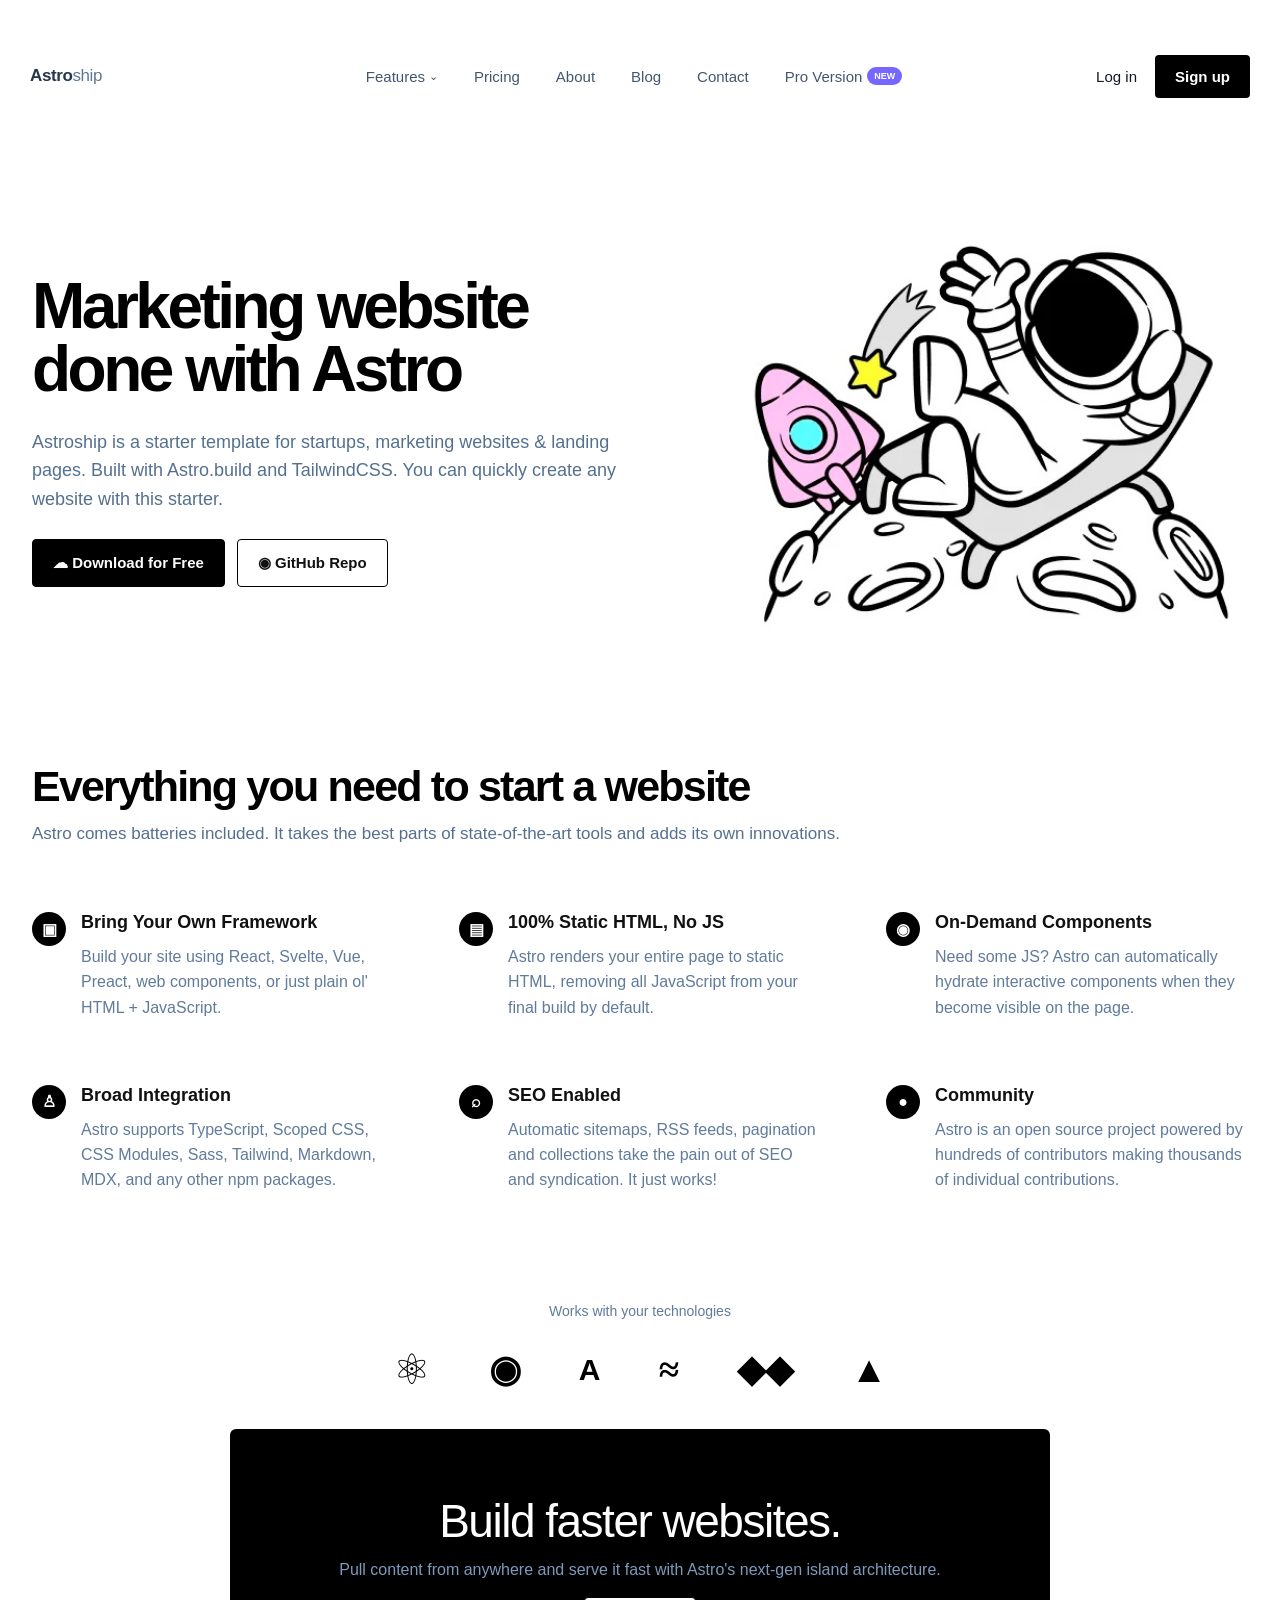
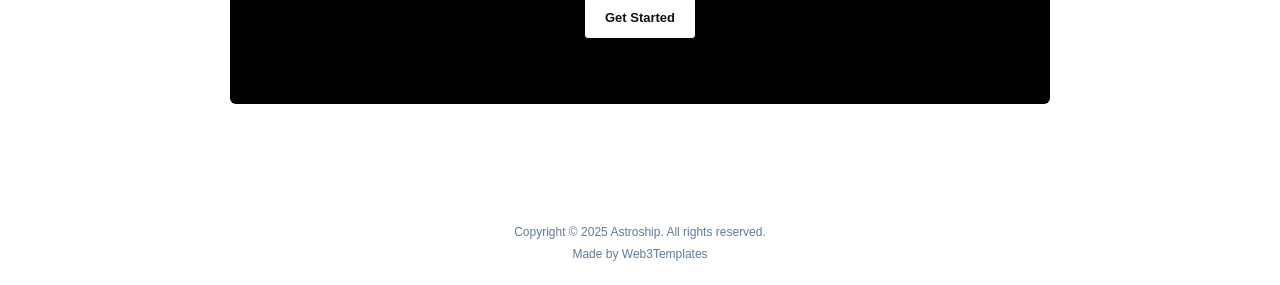
<file: index.html>
<!doctype html>
<html lang="en">

<head>
    <meta charset="UTF-8">
    <meta name="viewport" content="width=device-width,initial-scale=1.0">
    <title>Astroship — Marketing Website</title>
    <link rel="stylesheet" href="css/style.css">
</head>

<body>
    <header class="site-header">
        <div class="container nav">
            <a class="brand" href="../index.html">Astro<span>ship</span></a>
            <nav class="nav-links">
                <a class="features-link" href="index.html#features">Features <span class="chevron">⌄</span></a>
                <a href="pages/pricing.html">Pricing</a><a href="pages/about.html">About</a><a
                    href="pages/blog.html">Blog</a><a href="pages/contact.html">Contact</a>
                <a class="pro" href="#">Pro Version <span class="new">NEW</span></a>
            </nav>
            <div class="auth"><a href="#">Log in</a><a class="signup" href="#">Sign up</a></div>
        </div>
    </header>
    <main>
        <section class="hero">
            <div class="container hero-grid">
                <div>
                    <h1>Marketing website<br>done with Astro</h1>
                    <p>Astroship is a starter template for startups, marketing websites &amp; landing pages. Built with
                        Astro.build and TailwindCSS. You can quickly create any website with this starter.</p>
                    <div class="actions"><a class="btn btn-black" href="pages/contact.html">☁ Download for Free</a><a
                            class="btn btn-white" href="#">◉ GitHub Repo</a></div>
                </div><img class="hero-art" src="images/astronaut.jpg" alt="Astro astronaut illustration">
            </div>
        </section>
        <section class="features" id="features">
            <div class="container">
                <h2 class="section-title">Everything you need to start a website</h2>
                <p class="section-subtitle">Astro comes batteries included. It takes the best parts of state-of-the-art
                    tools and adds its own innovations.</p>
                <div class="feature-grid">
                    <div class="feature">
                        <div class="feature-icon">▣</div>
                        <div>
                            <h3>Bring Your Own Framework</h3>
                            <p>Build your site using React, Svelte, Vue, Preact, web components, or just plain ol' HTML
                                + JavaScript.</p>
                        </div>
                    </div>
                    <div class="feature">
                        <div class="feature-icon">▤</div>
                        <div>
                            <h3>100% Static HTML, No JS</h3>
                            <p>Astro renders your entire page to static HTML, removing all JavaScript from your final
                                build by default.</p>
                        </div>
                    </div>
                    <div class="feature">
                        <div class="feature-icon">◉</div>
                        <div>
                            <h3>On-Demand Components</h3>
                            <p>Need some JS? Astro can automatically hydrate interactive components when they become
                                visible on the page.</p>
                        </div>
                    </div>
                    <div class="feature">
                        <div class="feature-icon">♙</div>
                        <div>
                            <h3>Broad Integration</h3>
                            <p>Astro supports TypeScript, Scoped CSS, CSS Modules, Sass, Tailwind, Markdown, MDX, and
                                any other npm packages.</p>
                        </div>
                    </div>
                    <div class="feature">
                        <div class="feature-icon">⌕</div>
                        <div>
                            <h3>SEO Enabled</h3>
                            <p>Automatic sitemaps, RSS feeds, pagination and collections take the pain out of SEO and
                                syndication. It just works!</p>
                        </div>
                    </div>
                    <div class="feature">
                        <div class="feature-icon">●</div>
                        <div>
                            <h3>Community</h3>
                            <p>Astro is an open source project powered by hundreds of contributors making thousands of
                                individual contributions.</p>
                        </div>
                    </div>
                </div>
            </div>
        </section>
        <section class="tech">
            <div class="container">
                <div class="tech-label">Works with your technologies</div>
                <div class="tech-row"><span class="tech-item react">⚛</span><span class="tech-item">◉</span><span
                        class="tech-item astro">A</span><span class="tech-item tailwind">≈</span><span
                        class="tech-item">◆◆</span><span class="tech-item">▲</span></div>
                <div class="black-cta">
                    <h2>Build faster websites.</h2>
                    <p>Pull content from anywhere and serve it fast with Astro's next-gen island architecture.</p><a
                        class="btn btn-white" href="pages/contact.html">Get Started</a>
                </div>
            </div>
        </section>
    </main>
    <footer class="site-footer">
        <div>Copyright © 2025 Astroship. All rights reserved.</div>
        <div class="made">Made by Web3Templates</div>
    </footer>
    <script src="js/main.js" defer></script>
</body>

</html>
</file>
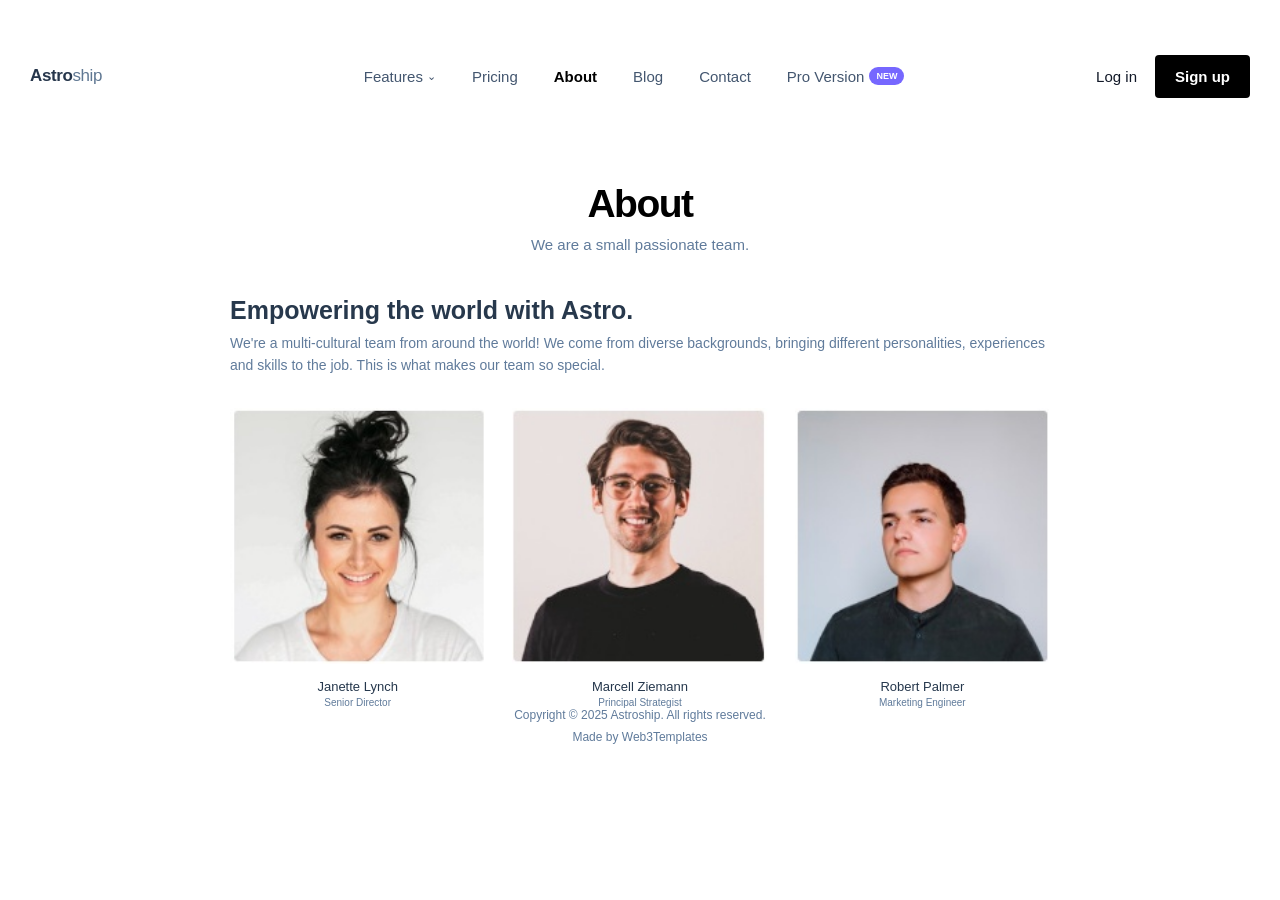
<file: pages/about.html>
<!doctype html>
<html lang="en">

<head>
    <meta charset="UTF-8">
    <meta name="viewport" content="width=device-width,initial-scale=1.0">
    <title>About — Astroship</title>
    <link rel="stylesheet" href="../css/style.css">
</head>

<body>
    <header class="site-header">
        <div class="container nav">
            <a class="brand" href="../index.html">Astro<span>ship</span></a>
            <nav class="nav-links">
                <a class="features-link" href="../index.html#features">Features <span class="chevron">⌄</span></a>
                <a href="../pages/pricing.html">Pricing</a><a href="../pages/about.html">About</a><a
                    href="../pages/blog.html">Blog</a><a href="../pages/contact.html">Contact</a>
                <a class="pro" href="#">Pro Version <span class="new">NEW</span></a>
            </nav>
            <div class="auth"><a href="#">Log in</a><a class="signup" href="#">Sign up</a></div>
        </div>
    </header>
    <main>
        <section class="inner-hero">
            <h1>About</h1>
            <p>We are a small passionate team.</p>
        </section>
        <section class="about-content">
            <h2>Empowering the world with Astro.</h2>
            <p>We're a multi-cultural team from around the world! We come from diverse backgrounds, bringing different
                personalities, experiences and skills to the job. This is what makes our team so special.</p>
            <div class="team-grid">
                <div class="team-card"><img src="../images/team-1.jpg">
                    <div class="name">Janette Lynch</div>
                    <div class="role">Senior Director</div>
                </div>
                <div class="team-card"><img src="../images/team-2.jpg">
                    <div class="name">Marcell Ziemann</div>
                    <div class="role">Principal Strategist</div>
                </div>
                <div class="team-card"><img src="../images/team-3.jpg">
                    <div class="name">Robert Palmer</div>
                    <div class="role">Marketing Engineer</div>
                </div>
            </div>
        </section>
    </main>
    <footer class="site-footer">
        <div>Copyright © 2025 Astroship. All rights reserved.</div>
        <div class="made">Made by Web3Templates</div>
    </footer>
    <script src="../js/main.js" defer></script>
</body>

</html>
</file>
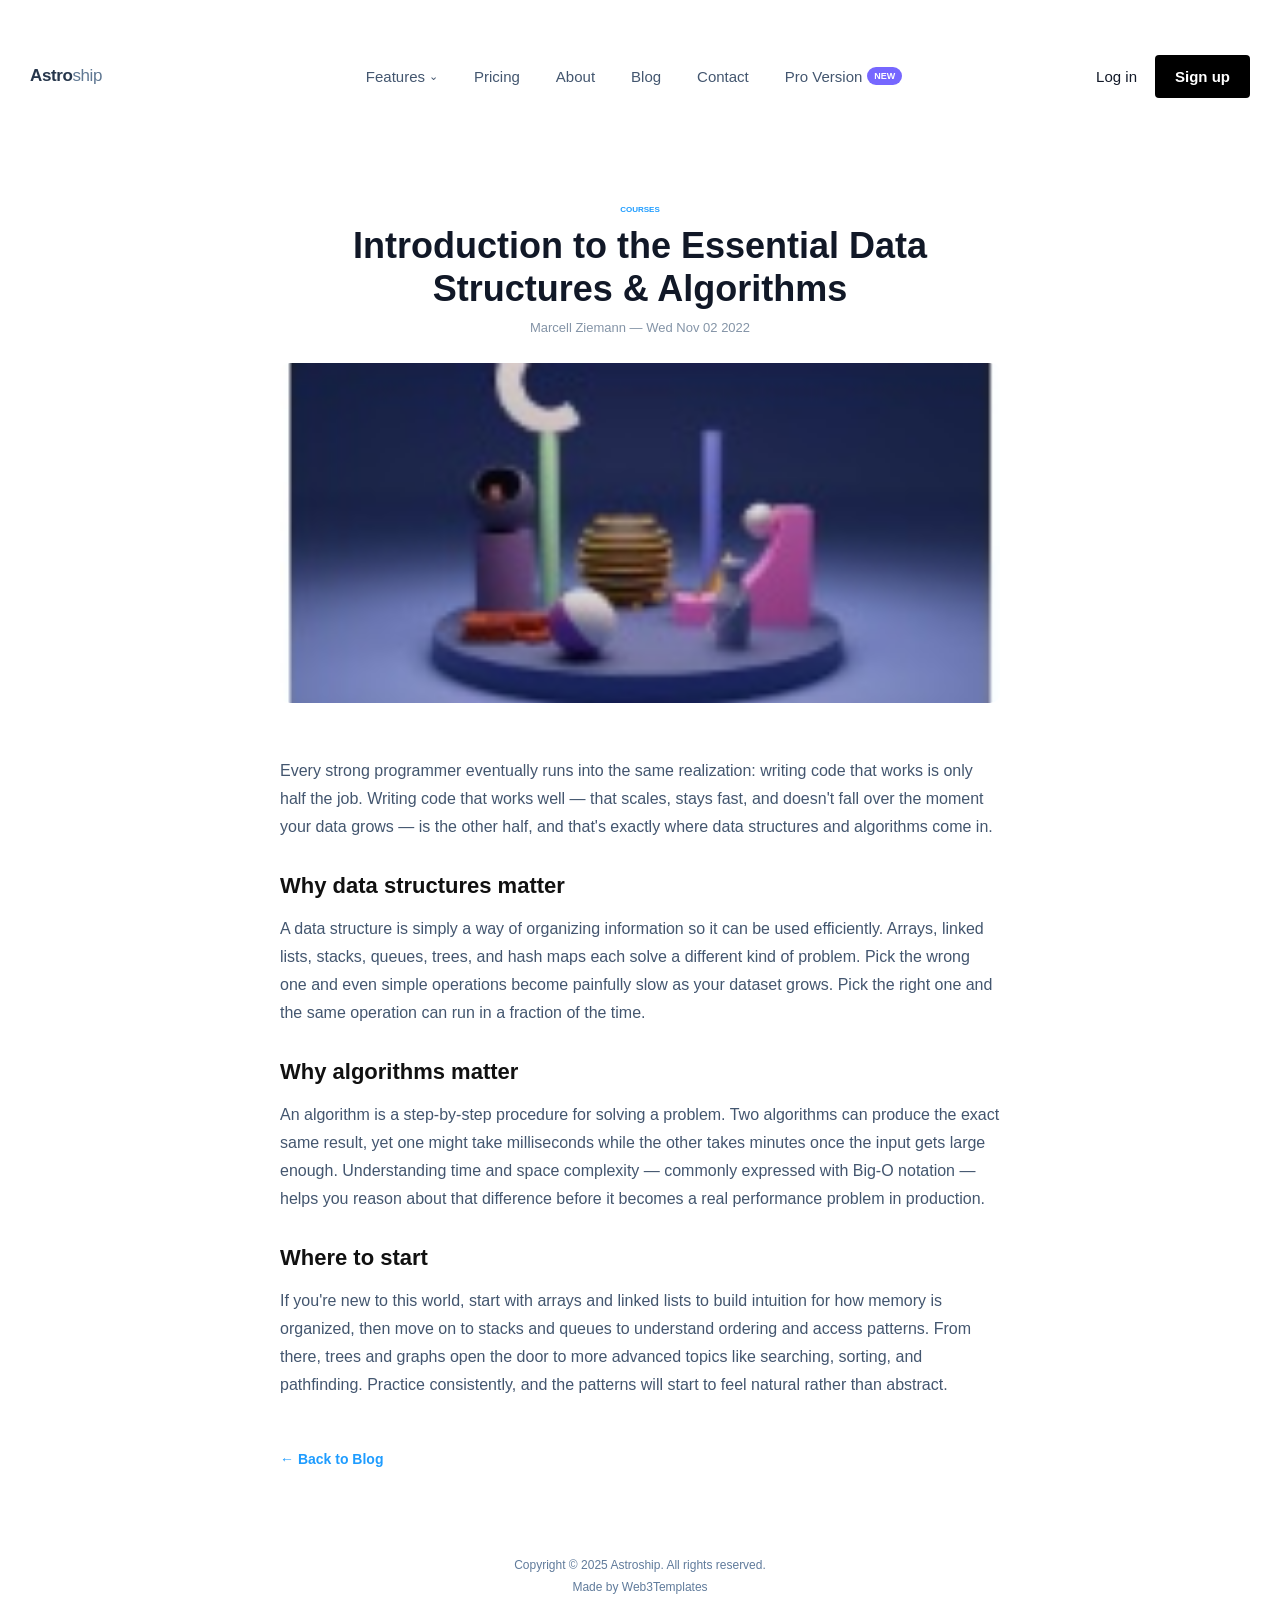
<file: pages/blog-post-1.html>
<!doctype html>
<html lang="en">

<head>
    <meta charset="UTF-8">
    <meta name="viewport" content="width=device-width,initial-scale=1.0">
    <title>Introduction to the Essential Data Structures &amp; Algorithms — Astroship</title>
    <link rel="stylesheet" href="../css/style.css">
</head>

<body>
    <header class="site-header">
        <div class="container nav">
            <a class="brand" href="../index.html">Astro<span>ship</span></a>
            <nav class="nav-links">
                <a class="features-link" href="../index.html#features">Features <span class="chevron">⌄</span></a>
                <a href="../pages/pricing.html">Pricing</a><a href="../pages/about.html">About</a><a
                    href="../pages/blog.html">Blog</a><a href="../pages/contact.html">Contact</a>
                <a class="pro" href="#">Pro Version <span class="new">NEW</span></a>
            </nav>
            <div class="auth"><a href="#">Log in</a><a class="signup" href="#">Sign up</a></div>
        </div>
    </header>
    <main>
        <article class="post">
            <div class="post-head">
                <div class="category">COURSES</div>
                <h1>Introduction to the Essential Data Structures &amp; Algorithms</h1>
                <div class="meta">Marcell Ziemann — Wed Nov 02 2022</div>
            </div>
            <img class="post-cover" src="../images/blog-1.jpg" alt="Data structures and algorithms">
            <div class="post-body">
                <p>Every strong programmer eventually runs into the same realization: writing code that works is
                    only half the job. Writing code that works well — that scales, stays fast, and doesn't fall over
                    the moment your data grows — is the other half, and that's exactly where data structures and
                    algorithms come in.</p>

                <h2>Why data structures matter</h2>
                <p>A data structure is simply a way of organizing information so it can be used efficiently. Arrays,
                    linked lists, stacks, queues, trees, and hash maps each solve a different kind of problem. Pick
                    the wrong one and even simple operations become painfully slow as your dataset grows. Pick the
                    right one and the same operation can run in a fraction of the time.</p>

                <h2>Why algorithms matter</h2>
                <p>An algorithm is a step-by-step procedure for solving a problem. Two algorithms can produce the
                    exact same result, yet one might take milliseconds while the other takes minutes once the input
                    gets large enough. Understanding time and space complexity — commonly expressed with Big-O
                    notation — helps you reason about that difference before it becomes a real performance problem in
                    production.</p>

                <h2>Where to start</h2>
                <p>If you're new to this world, start with arrays and linked lists to build intuition for how memory
                    is organized, then move on to stacks and queues to understand ordering and access patterns.
                    From there, trees and graphs open the door to more advanced topics like searching, sorting, and
                    pathfinding. Practice consistently, and the patterns will start to feel natural rather than
                    abstract.</p>
            </div>
            <a class="back-link" href="blog.html">← Back to Blog</a>
        </article>
    </main>
    <footer class="site-footer">
        <div>Copyright © 2025 Astroship. All rights reserved.</div>
        <div class="made">Made by Web3Templates</div>
    </footer>
    <script src="../js/main.js" defer></script>
</body>

</html>
</file>
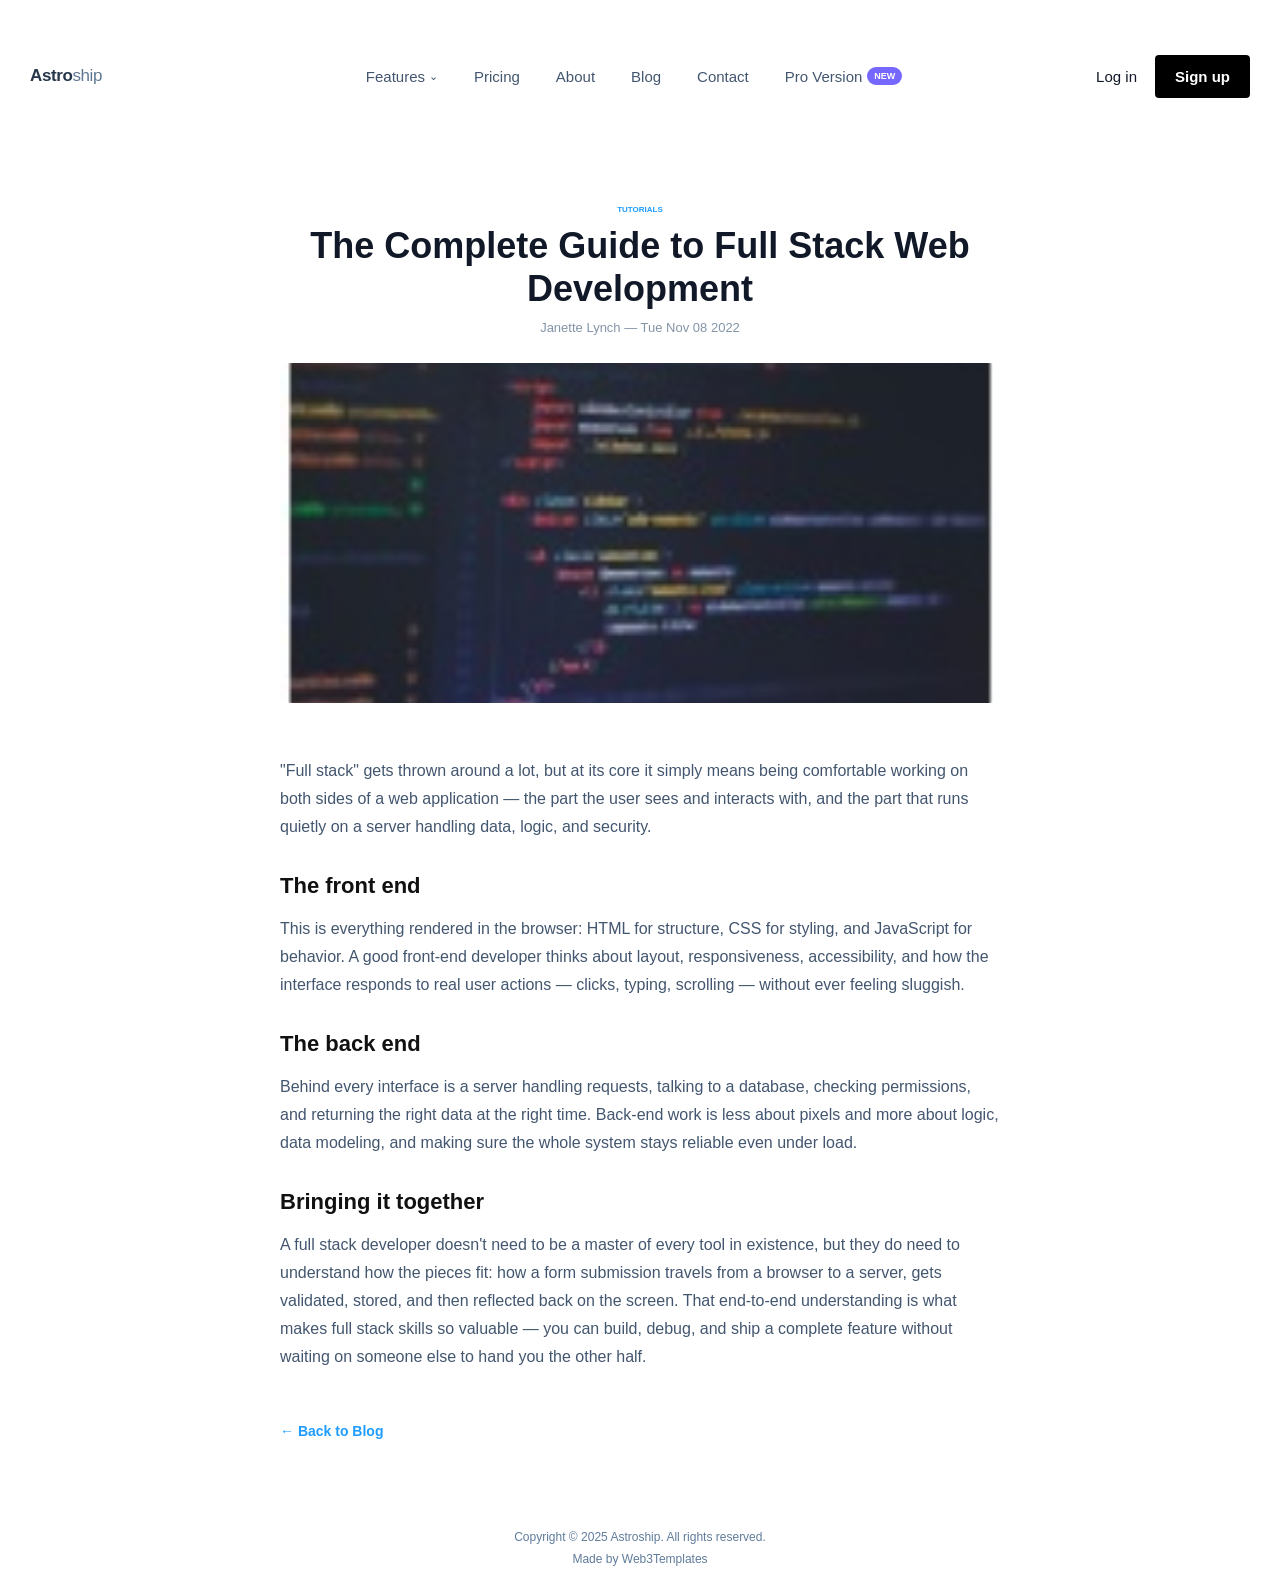
<file: pages/blog-post-2.html>
<!doctype html>
<html lang="en">

<head>
    <meta charset="UTF-8">
    <meta name="viewport" content="width=device-width,initial-scale=1.0">
    <title>The Complete Guide to Full Stack Web Development — Astroship</title>
    <link rel="stylesheet" href="../css/style.css">
</head>

<body>
    <header class="site-header">
        <div class="container nav">
            <a class="brand" href="../index.html">Astro<span>ship</span></a>
            <nav class="nav-links">
                <a class="features-link" href="../index.html#features">Features <span class="chevron">⌄</span></a>
                <a href="../pages/pricing.html">Pricing</a><a href="../pages/about.html">About</a><a
                    href="../pages/blog.html">Blog</a><a href="../pages/contact.html">Contact</a>
                <a class="pro" href="#">Pro Version <span class="new">NEW</span></a>
            </nav>
            <div class="auth"><a href="#">Log in</a><a class="signup" href="#">Sign up</a></div>
        </div>
    </header>
    <main>
        <article class="post">
            <div class="post-head">
                <div class="category">TUTORIALS</div>
                <h1>The Complete Guide to Full Stack Web Development</h1>
                <div class="meta">Janette Lynch — Tue Nov 08 2022</div>
            </div>
            <img class="post-cover" src="../images/blog-2.jpg" alt="Full stack web development">
            <div class="post-body">
                <p>"Full stack" gets thrown around a lot, but at its core it simply means being comfortable working
                    on both sides of a web application — the part the user sees and interacts with, and the part
                    that runs quietly on a server handling data, logic, and security.</p>

                <h2>The front end</h2>
                <p>This is everything rendered in the browser: HTML for structure, CSS for styling, and JavaScript
                    for behavior. A good front-end developer thinks about layout, responsiveness, accessibility, and
                    how the interface responds to real user actions — clicks, typing, scrolling — without ever
                    feeling sluggish.</p>

                <h2>The back end</h2>
                <p>Behind every interface is a server handling requests, talking to a database, checking
                    permissions, and returning the right data at the right time. Back-end work is less about pixels
                    and more about logic, data modeling, and making sure the whole system stays reliable even under
                    load.</p>

                <h2>Bringing it together</h2>
                <p>A full stack developer doesn't need to be a master of every tool in existence, but they do need to
                    understand how the pieces fit: how a form submission travels from a browser to a server, gets
                    validated, stored, and then reflected back on the screen. That end-to-end understanding is what
                    makes full stack skills so valuable — you can build, debug, and ship a complete feature without
                    waiting on someone else to hand you the other half.</p>
            </div>
            <a class="back-link" href="blog.html">← Back to Blog</a>
        </article>
    </main>
    <footer class="site-footer">
        <div>Copyright © 2025 Astroship. All rights reserved.</div>
        <div class="made">Made by Web3Templates</div>
    </footer>
    <script src="../js/main.js" defer></script>
</body>

</html>
</file>
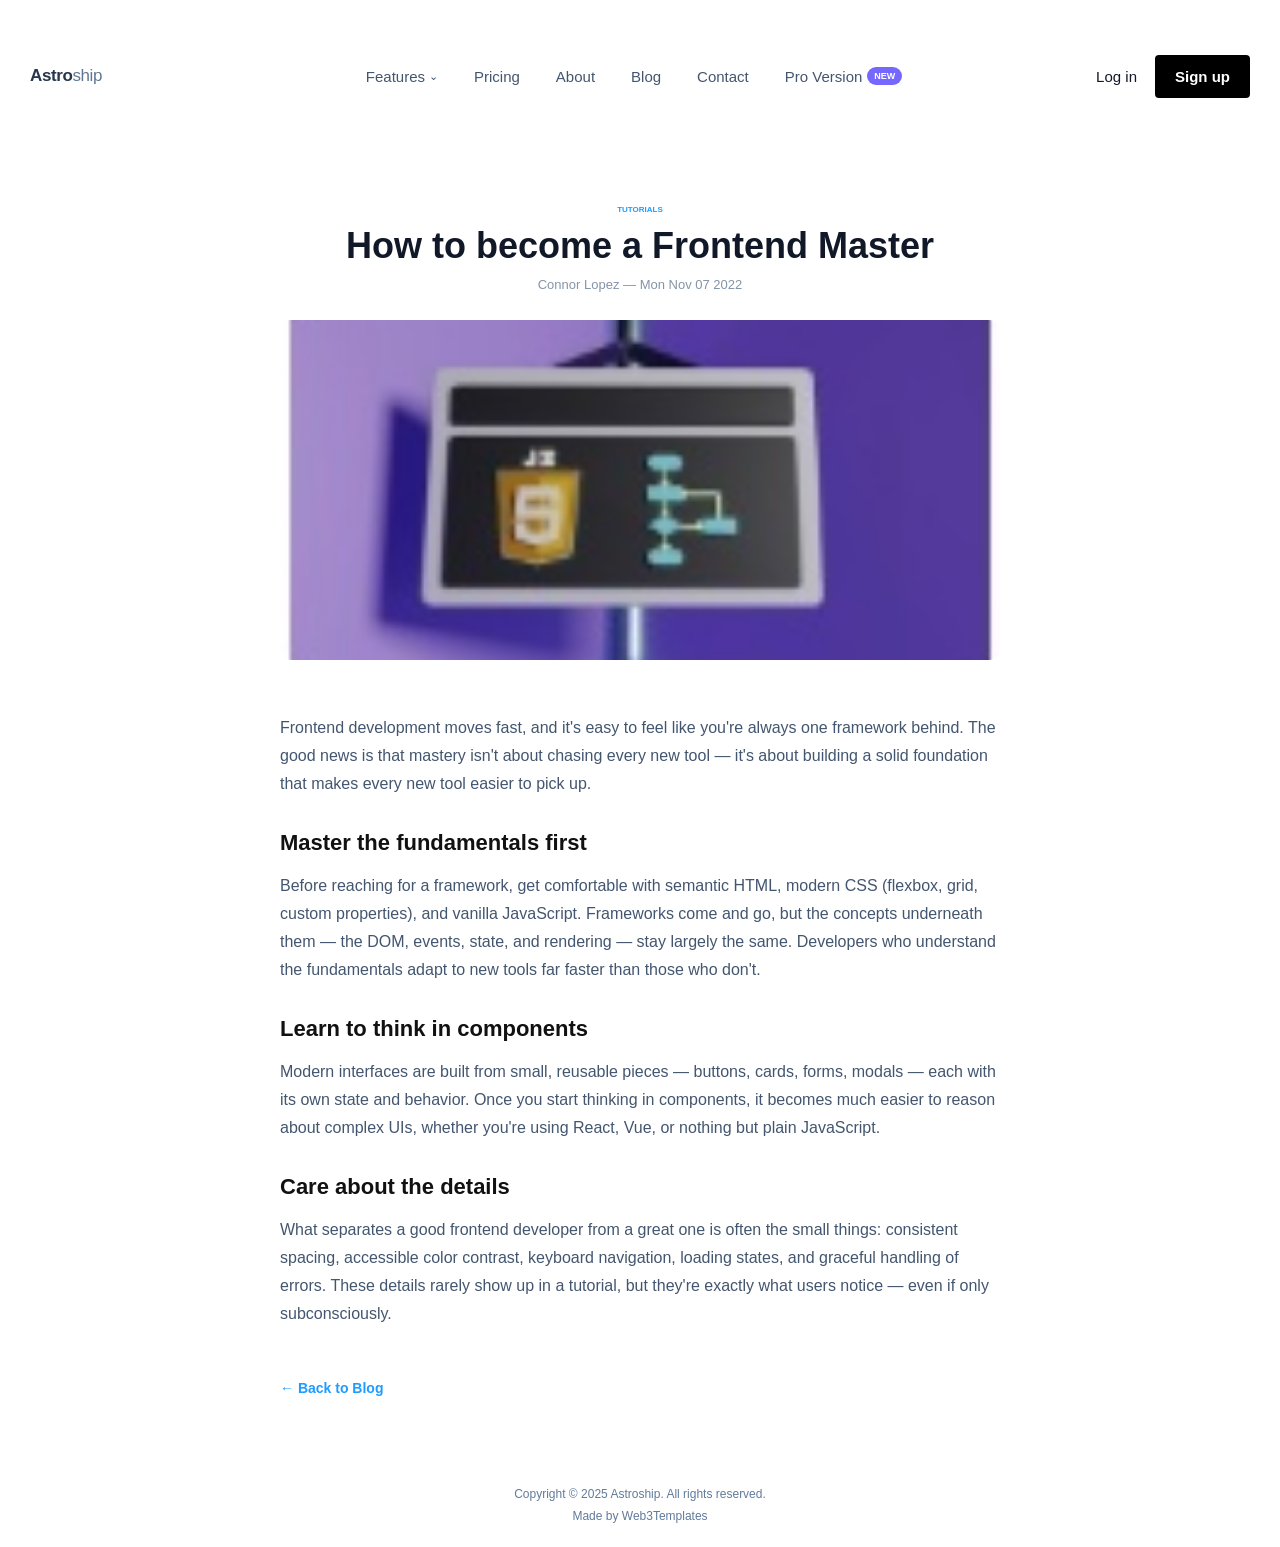
<file: pages/blog-post-3.html>
<!doctype html>
<html lang="en">

<head>
    <meta charset="UTF-8">
    <meta name="viewport" content="width=device-width,initial-scale=1.0">
    <title>How to become a Frontend Master — Astroship</title>
    <link rel="stylesheet" href="../css/style.css">
</head>

<body>
    <header class="site-header">
        <div class="container nav">
            <a class="brand" href="../index.html">Astro<span>ship</span></a>
            <nav class="nav-links">
                <a class="features-link" href="../index.html#features">Features <span class="chevron">⌄</span></a>
                <a href="../pages/pricing.html">Pricing</a><a href="../pages/about.html">About</a><a
                    href="../pages/blog.html">Blog</a><a href="../pages/contact.html">Contact</a>
                <a class="pro" href="#">Pro Version <span class="new">NEW</span></a>
            </nav>
            <div class="auth"><a href="#">Log in</a><a class="signup" href="#">Sign up</a></div>
        </div>
    </header>
    <main>
        <article class="post">
            <div class="post-head">
                <div class="category">TUTORIALS</div>
                <h1>How to become a Frontend Master</h1>
                <div class="meta">Connor Lopez — Mon Nov 07 2022</div>
            </div>
            <img class="post-cover" src="../images/blog-3.jpg" alt="Frontend development">
            <div class="post-body">
                <p>Frontend development moves fast, and it's easy to feel like you're always one framework behind.
                    The good news is that mastery isn't about chasing every new tool — it's about building a solid
                    foundation that makes every new tool easier to pick up.</p>

                <h2>Master the fundamentals first</h2>
                <p>Before reaching for a framework, get comfortable with semantic HTML, modern CSS (flexbox, grid,
                    custom properties), and vanilla JavaScript. Frameworks come and go, but the concepts underneath
                    them — the DOM, events, state, and rendering — stay largely the same. Developers who understand
                    the fundamentals adapt to new tools far faster than those who don't.</p>

                <h2>Learn to think in components</h2>
                <p>Modern interfaces are built from small, reusable pieces — buttons, cards, forms, modals — each
                    with its own state and behavior. Once you start thinking in components, it becomes much easier
                    to reason about complex UIs, whether you're using React, Vue, or nothing but plain JavaScript.</p>

                <h2>Care about the details</h2>
                <p>What separates a good frontend developer from a great one is often the small things: consistent
                    spacing, accessible color contrast, keyboard navigation, loading states, and graceful handling
                    of errors. These details rarely show up in a tutorial, but they're exactly what users notice —
                    even if only subconsciously.</p>
            </div>
            <a class="back-link" href="blog.html">← Back to Blog</a>
        </article>
    </main>
    <footer class="site-footer">
        <div>Copyright © 2025 Astroship. All rights reserved.</div>
        <div class="made">Made by Web3Templates</div>
    </footer>
    <script src="../js/main.js" defer></script>
</body>

</html>
</file>
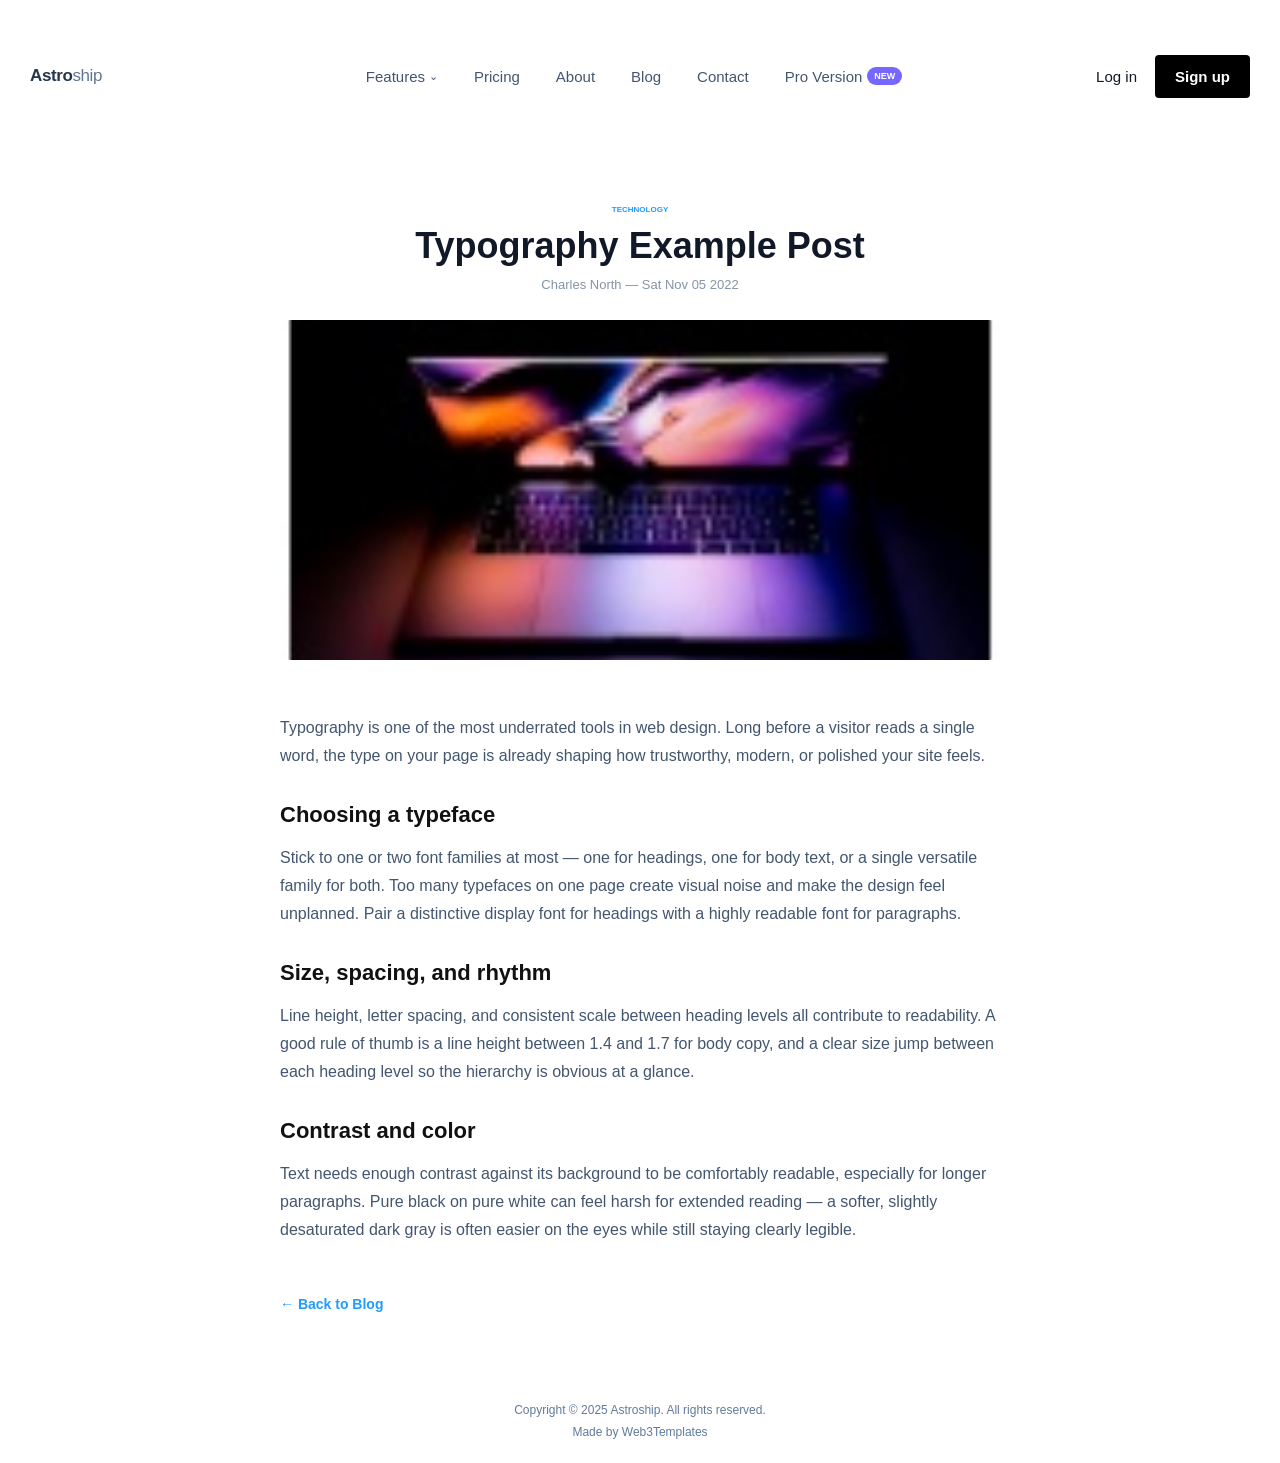
<file: pages/blog-post-4.html>
<!doctype html>
<html lang="en">

<head>
    <meta charset="UTF-8">
    <meta name="viewport" content="width=device-width,initial-scale=1.0">
    <title>Typography Example Post — Astroship</title>
    <link rel="stylesheet" href="../css/style.css">
</head>

<body>
    <header class="site-header">
        <div class="container nav">
            <a class="brand" href="../index.html">Astro<span>ship</span></a>
            <nav class="nav-links">
                <a class="features-link" href="../index.html#features">Features <span class="chevron">⌄</span></a>
                <a href="../pages/pricing.html">Pricing</a><a href="../pages/about.html">About</a><a
                    href="../pages/blog.html">Blog</a><a href="../pages/contact.html">Contact</a>
                <a class="pro" href="#">Pro Version <span class="new">NEW</span></a>
            </nav>
            <div class="auth"><a href="#">Log in</a><a class="signup" href="#">Sign up</a></div>
        </div>
    </header>
    <main>
        <article class="post">
            <div class="post-head">
                <div class="category">TECHNOLOGY</div>
                <h1>Typography Example Post</h1>
                <div class="meta">Charles North — Sat Nov 05 2022</div>
            </div>
            <img class="post-cover" src="../images/blog-4.jpg" alt="Typography on the web">
            <div class="post-body">
                <p>Typography is one of the most underrated tools in web design. Long before a visitor reads a
                    single word, the type on your page is already shaping how trustworthy, modern, or polished your
                    site feels.</p>

                <h2>Choosing a typeface</h2>
                <p>Stick to one or two font families at most — one for headings, one for body text, or a single
                    versatile family for both. Too many typefaces on one page create visual noise and make the
                    design feel unplanned. Pair a distinctive display font for headings with a highly readable font
                    for paragraphs.</p>

                <h2>Size, spacing, and rhythm</h2>
                <p>Line height, letter spacing, and consistent scale between heading levels all contribute to
                    readability. A good rule of thumb is a line height between 1.4 and 1.7 for body copy, and a clear
                    size jump between each heading level so the hierarchy is obvious at a glance.</p>

                <h2>Contrast and color</h2>
                <p>Text needs enough contrast against its background to be comfortably readable, especially for
                    longer paragraphs. Pure black on pure white can feel harsh for extended reading — a softer,
                    slightly desaturated dark gray is often easier on the eyes while still staying clearly legible.
                </p>
            </div>
            <a class="back-link" href="blog.html">← Back to Blog</a>
        </article>
    </main>
    <footer class="site-footer">
        <div>Copyright © 2025 Astroship. All rights reserved.</div>
        <div class="made">Made by Web3Templates</div>
    </footer>
    <script src="../js/main.js" defer></script>
</body>

</html>
</file>
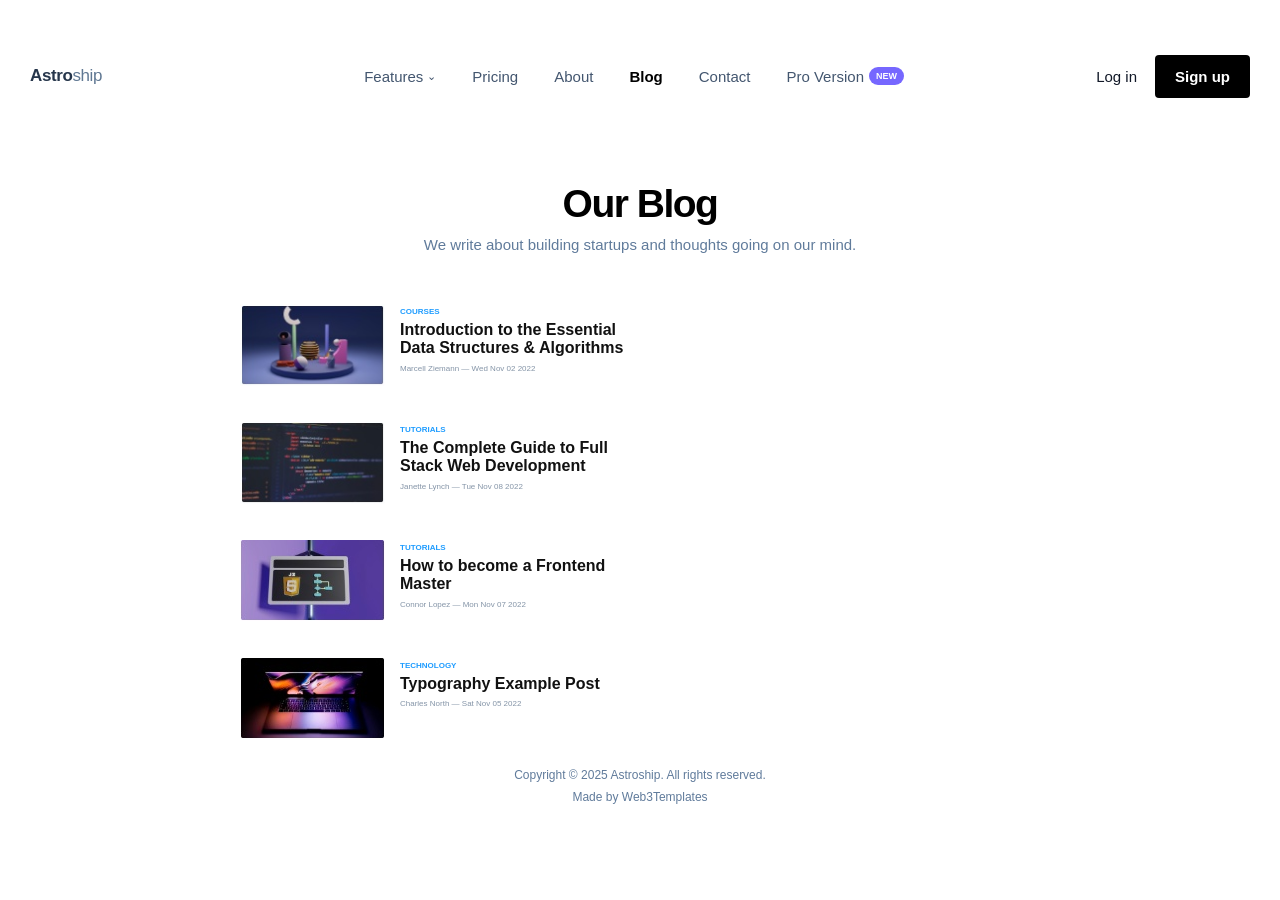
<file: pages/blog.html>
<!doctype html>
<html lang="en">

<head>
    <meta charset="UTF-8">
    <meta name="viewport" content="width=device-width,initial-scale=1.0">
    <title>Blog — Astroship</title>
    <link rel="stylesheet" href="../css/style.css">
</head>

<body>
    <header class="site-header">
        <div class="container nav">
            <a class="brand" href="../index.html">Astro<span>ship</span></a>
            <nav class="nav-links">
                <a class="features-link" href="../index.html#features">Features <span class="chevron">⌄</span></a>
                <a href="../pages/pricing.html">Pricing</a><a href="../pages/about.html">About</a><a
                    href="../pages/blog.html">Blog</a><a href="../pages/contact.html">Contact</a>
                <a class="pro" href="#">Pro Version <span class="new">NEW</span></a>
            </nav>
            <div class="auth"><a href="#">Log in</a><a class="signup" href="#">Sign up</a></div>
        </div>
    </header>
    <main>
        <section class="inner-hero">
            <h1>Our Blog</h1>
            <p>We write about building startups and thoughts going on our mind.</p>
        </section>
        <section class="blog-list">
            <a class="blog-post" href="blog-post-1.html"><img src="../images/blog-1.jpg">
                <div>
                    <div class="category">COURSES</div>
                    <h3>Introduction to the Essential<br>Data Structures &amp; Algorithms</h3>
                    <div class="meta">Marcell Ziemann — Wed Nov 02 2022</div>
                </div>
            </a>
            <a class="blog-post" href="blog-post-2.html"><img src="../images/blog-2.jpg">
                <div>
                    <div class="category">TUTORIALS</div>
                    <h3>The Complete Guide to Full<br>Stack Web Development</h3>
                    <div class="meta">Janette Lynch — Tue Nov 08 2022</div>
                </div>
            </a>
            <a class="blog-post" href="blog-post-3.html"><img src="../images/blog-3.jpg">
                <div>
                    <div class="category">TUTORIALS</div>
                    <h3>How to become a Frontend<br>Master</h3>
                    <div class="meta">Connor Lopez — Mon Nov 07 2022</div>
                </div>
            </a>
            <a class="blog-post" href="blog-post-4.html"><img src="../images/blog-4.jpg">
                <div>
                    <div class="category">TECHNOLOGY</div>
                    <h3>Typography Example Post</h3>
                    <div class="meta">Charles North — Sat Nov 05 2022</div>
                </div>
            </a>
        </section>
    </main>
    <footer class="site-footer">
        <div>Copyright © 2025 Astroship. All rights reserved.</div>
        <div class="made">Made by Web3Templates</div>
    </footer>
    <script src="../js/main.js" defer></script>
</body>

</html>
</file>
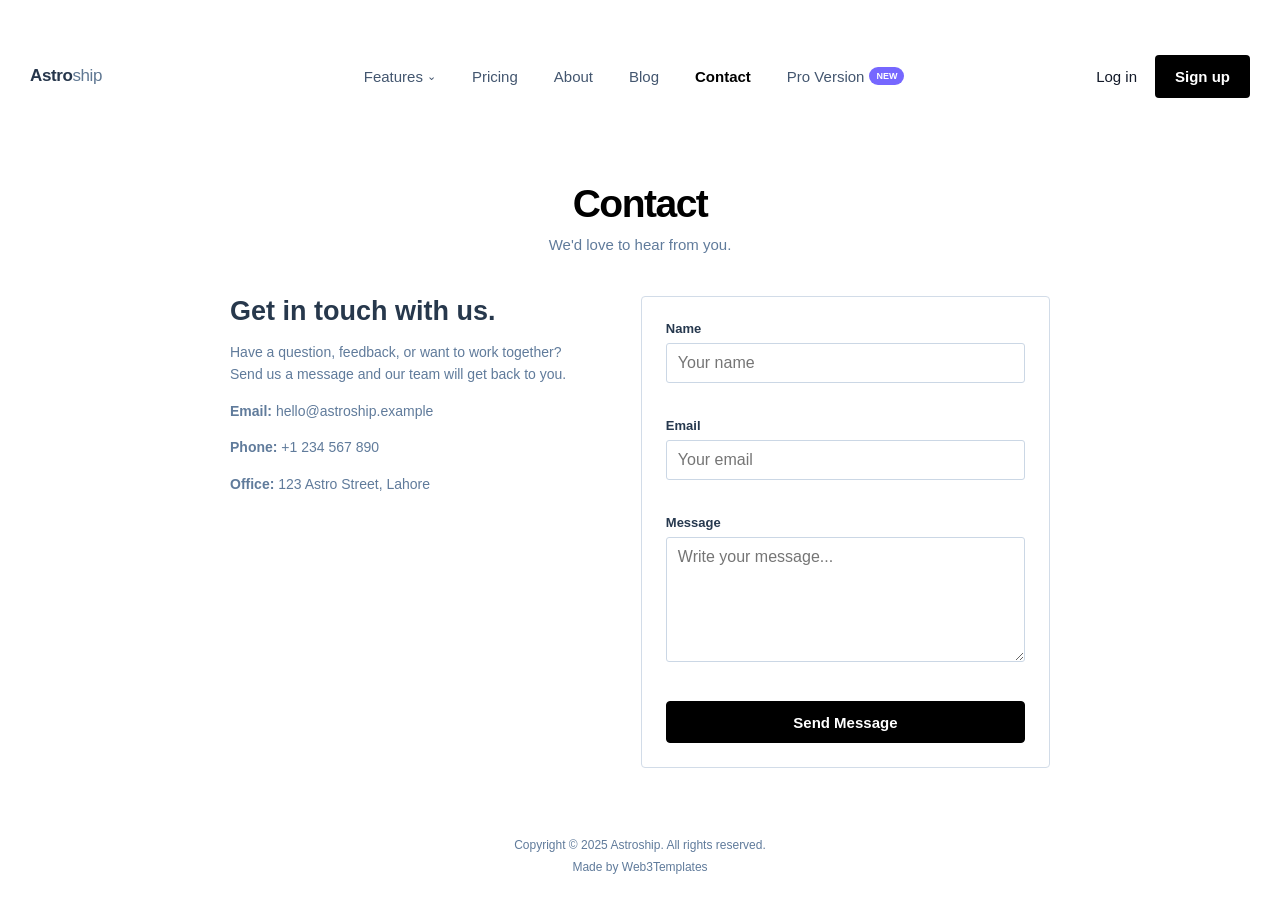
<file: pages/contact.html>
<!doctype html>
<html lang="en">

<head>
    <meta charset="UTF-8">
    <meta name="viewport" content="width=device-width,initial-scale=1.0">
    <title>Contact — Astroship</title>
    <link rel="stylesheet" href="../css/style.css">
</head>

<body>
    <header class="site-header">
        <div class="container nav">
            <a class="brand" href="../index.html">Astro<span>ship</span></a>
            <nav class="nav-links">
                <a class="features-link" href="../index.html#features">Features <span class="chevron">⌄</span></a>
                <a href="../pages/pricing.html">Pricing</a><a href="../pages/about.html">About</a><a
                    href="../pages/blog.html">Blog</a><a href="../pages/contact.html">Contact</a>
                <a class="pro" href="#">Pro Version <span class="new">NEW</span></a>
            </nav>
            <div class="auth"><a href="#">Log in</a><a class="signup" href="#">Sign up</a></div>
        </div>
    </header>
    <main>
        <section class="inner-hero">
            <h1>Contact</h1>
            <p>We'd love to hear from you.</p>
        </section>
        <section class="contact">
            <div class="contact-grid">
                <div class="contact-copy">
                    <h2>Get in touch with us.</h2>
                    <p>Have a question, feedback, or want to work together? Send us a message and our team will get back
                        to you.</p>
                    <p><strong>Email:</strong> hello@astroship.example</p>
                    <p><strong>Phone:</strong> +1 234 567 890</p>
                    <p><strong>Office:</strong> 123 Astro Street, Lahore</p>
                </div>
                <form class="form" id="contactForm" novalidate>
                    <div class="form-status" id="formStatus" role="alert" hidden></div>
                    <div class="field">
                        <label for="cName">Name</label>
                        <input type="text" id="cName" name="name" placeholder="Your name">
                        <span class="field-error" id="cNameError"></span>
                    </div>
                    <div class="field">
                        <label for="cEmail">Email</label>
                        <input type="email" id="cEmail" name="email" placeholder="Your email">
                        <span class="field-error" id="cEmailError"></span>
                    </div>
                    <div class="field">
                        <label for="cMessage">Message</label>
                        <textarea id="cMessage" name="message" placeholder="Write your message..."></textarea>
                        <span class="field-error" id="cMessageError"></span>
                    </div>
                    <button class="btn btn-black" type="submit" id="contactSubmit">Send Message</button>
                </form>
            </div>
        </section>
    </main>
    <footer class="site-footer">
        <div>Copyright © 2025 Astroship. All rights reserved.</div>
        <div class="made">Made by Web3Templates</div>
    </footer>
    <script src="../js/main.js" defer></script>
</body>

</html>
</file>
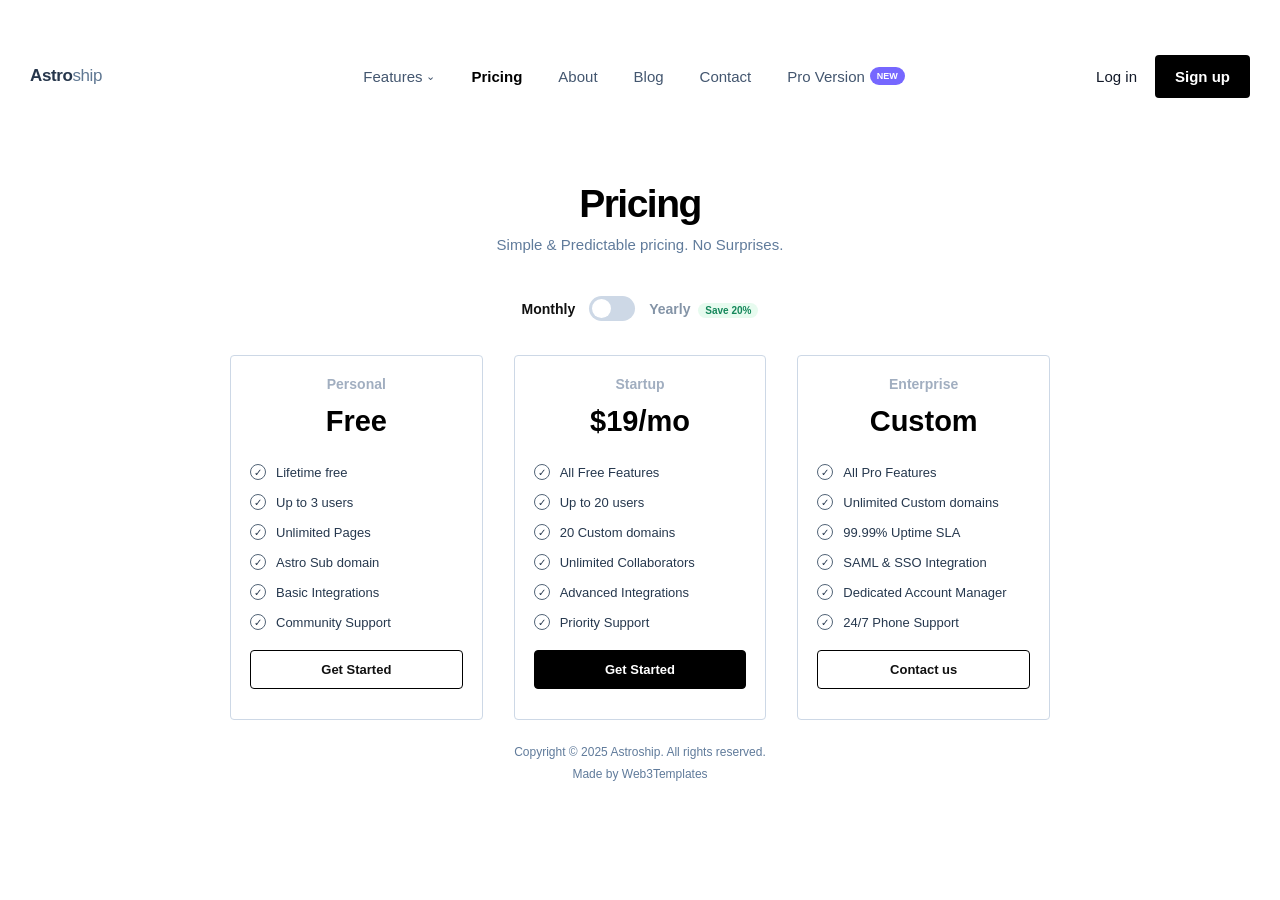
<file: pages/pricing.html>
<!doctype html>
<html lang="en">

<head>
    <meta charset="UTF-8">
    <meta name="viewport" content="width=device-width,initial-scale=1.0">
    <title>Pricing — Astroship</title>
    <link rel="stylesheet" href="../css/style.css">
</head>

<body>
    <header class="site-header">
        <div class="container nav">
            <a class="brand" href="../index.html">Astro<span>ship</span></a>
            <nav class="nav-links">
                <a class="features-link" href="../index.html#features">Features <span class="chevron">⌄</span></a>
                <a href="../pages/pricing.html">Pricing</a><a href="../pages/about.html">About</a><a
                    href="../pages/blog.html">Blog</a><a href="../pages/contact.html">Contact</a>
                <a class="pro" href="#">Pro Version <span class="new">NEW</span></a>
            </nav>
            <div class="auth"><a href="#">Log in</a><a class="signup" href="#">Sign up</a></div>
        </div>
    </header>
    <main>
        <section class="inner-hero">
            <h1>Pricing</h1>
            <p>Simple &amp; Predictable pricing. No Surprises.</p>
        </section>
        <section class="pricing">
            <div class="billing-toggle">
                <span class="toggle-label" data-active="true">Monthly</span>
                <button class="switch" id="billingSwitch" role="switch" aria-checked="false" aria-label="Toggle yearly billing">
                    <span class="switch-thumb"></span>
                </button>
                <span class="toggle-label">Yearly <span class="save-badge">Save 20%</span></span>
            </div>
            <div class="pricing-grid">
                <div class="price-card">
                    <div class="label">Personal</div>
                    <h2 data-monthly="Free" data-yearly="Free">Free</h2>
                    <ul class="price-list">
                        <li><span class="check">✓</span>Lifetime free</li>
                        <li><span class="check">✓</span>Up to 3 users</li>
                        <li><span class="check">✓</span>Unlimited Pages</li>
                        <li><span class="check">✓</span>Astro Sub domain</li>
                        <li><span class="check">✓</span>Basic Integrations</li>
                        <li><span class="check">✓</span>Community Support</li>
                    </ul><a class="btn btn-white" href="contact.html">Get Started</a>
                </div>
                <div class="price-card">
                    <div class="label">Startup</div>
                    <h2 data-monthly="$19/mo" data-yearly="$182/yr">$19/mo</h2>
                    <ul class="price-list">
                        <li><span class="check">✓</span>All Free Features</li>
                        <li><span class="check">✓</span>Up to 20 users</li>
                        <li><span class="check">✓</span>20 Custom domains</li>
                        <li><span class="check">✓</span>Unlimited Collaborators</li>
                        <li><span class="check">✓</span>Advanced Integrations</li>
                        <li><span class="check">✓</span>Priority Support</li>
                    </ul><a class="btn btn-black" href="contact.html">Get Started</a>
                </div>
                <div class="price-card">
                    <div class="label">Enterprise</div>
                    <h2 data-monthly="Custom" data-yearly="Custom">Custom</h2>
                    <ul class="price-list">
                        <li><span class="check">✓</span>All Pro Features</li>
                        <li><span class="check">✓</span>Unlimited Custom domains</li>
                        <li><span class="check">✓</span>99.99% Uptime SLA</li>
                        <li><span class="check">✓</span>SAML &amp; SSO Integration</li>
                        <li><span class="check">✓</span>Dedicated Account Manager</li>
                        <li><span class="check">✓</span>24/7 Phone Support</li>
                    </ul><a class="btn btn-white" href="contact.html">Contact us</a>
                </div>
            </div>
        </section>
    </main>
    <footer class="site-footer">
        <div>Copyright © 2025 Astroship. All rights reserved.</div>
        <div class="made">Made by Web3Templates</div>
    </footer>
    <script src="../js/main.js" defer></script>
</body>

</html>
</file>
<file: css/style.css>
* {
    box-sizing: border-box
}

html {
    scroll-behavior: smooth
}

body {
    margin: 0;
    background: #fff;
    color: #111827;
    font-family: Arial, Helvetica, sans-serif;
    -webkit-font-smoothing: antialiased
}

a {
    text-decoration: none;
    color: inherit
}

button,
input,
textarea {
    font: inherit
}

.container {
    width: min(1280px, calc(100% - 64px));
    margin: 0 auto
}

.site-header {
     margin: 30px;
    height: 92px;
    display: flex;
    align-items: center;
    background: #fff
    
}

.nav {
    display: flex;
    align-items: center;
    justify-content: space-between;
    width: 100%
}

.brand {
    font-size: 17px;
    font-weight: 700;
    color: #26364b;
    letter-spacing: -.4px
}

.brand span {
    font-weight: 400;
    color: #607893
}

.nav-links {
    display: flex;
    align-items: center;
    gap: 36px;
    margin-left: 70px;
    font-size: 15px;
    color: #43566f
}

.nav-links a:hover {
    color: #111
}

.features-link {
    display: flex;
    align-items: center;
    gap: 4px
}

.chevron {
    font-size: 11px
}

.pro {
    display: flex;
    align-items: center;
    gap: 5px
}

.new {
    font-size: 9px;
    line-height: 18px;
    padding: 0 7px;
    border-radius: 10px;
    background: #7667ff;
    color: #fff;
    font-weight: 700
}

.auth {
    display: flex;
    align-items: center;
    gap: 18px;
    font-size: 15px
}

.signup {
    background: #000;
    color: #fff;
    padding: 13px 20px;
    border-radius: 4px;
    font-weight: 600
}

.hero {
    padding: 76px 0 80px
}

.hero-grid {
    display: grid;
    grid-template-columns: 1.02fr .98fr;
    align-items: center;
    gap: 55px
}

.hero h1 {
    font-size: 64px;
    line-height: .99;
    letter-spacing: -3.5px;
    margin: 0 0 26px;
    font-weight: 800;
    color: #000;
    max-width: 690px
}

.hero p {
    font-size: 18px;
    line-height: 1.58;
    color: #55708f;
    max-width: 620px;
    margin: 0 0 26px
}

.actions {
    display: flex;
    gap: 12px
}

.btn {
    display: inline-flex;
    align-items: center;
    justify-content: center;
    height: 48px;
    padding: 0 20px;
    border-radius: 4px;
    border: 1px solid #000;
    font-size: 15px;
    font-weight: 600
}

.btn-black {
    background: #000;
    color: #fff
}

.btn-white {
    background: #fff;
    color: #111
}

.hero-art {
    width: 100%;
    max-width: 510px;
    justify-self: end
}

.features {
    padding: 48px 0 84px
}

.section-title {
    font-size: 43px;
    line-height: 1.12;
    letter-spacing: -1.8px;
    color: #000;
    margin: 0 0 14px;
    font-weight: 800
}

.section-subtitle {
    font-size: 17px;
    color: #55708f;
    margin: 0
}

.feature-grid {
    display: grid;
    grid-template-columns: repeat(3, 1fr);
    gap: 65px 65px;
    margin-top: 68px
}

.feature {
    display: grid;
    grid-template-columns: 34px 1fr;
    gap: 15px
}

.feature-icon {
    width: 34px;
    height: 34px;
    border-radius: 50%;
    background: #000;
    color: #fff;
    display: flex;
    align-items: center;
    justify-content: center;
    font-size: 16px;
    font-weight: 700
}

.feature h3 {
    font-size: 18px;
    margin: 0 0 11px;
    color: #111;
    font-weight: 700
}

.feature p {
    font-size: 16px;
    line-height: 1.58;
    color: #607b9b;
    margin: 0;
    max-width: 310px
}

.tech {
    padding: 26px 0 56px;
    text-align: center
}

.tech-label {
    font-size: 14px;
    color: #607b9b;
    margin-bottom: 30px
}

.tech-row {
    display: flex;
    justify-content: center;
    align-items: center;
    gap: 58px;
    font-weight: 800;
    color: #000
}

.tech-item {
    font-size: 37px;
    line-height: 1
}

.tech-item.react {
    font-size: 42px;
    font-weight: 400
}

.tech-item.astro {
    font-size: 30px
}

.tech-item.tailwind {
    font-family: Georgia, serif;
    font-style: italic
}

.black-cta {
    width: min(820px, 100%);
    margin: 38px auto 65px;
    background: #000;
    color: #fff;
    border-radius: 6px;
    text-align: center;
    padding: 65px 30px
}

.black-cta h2 {
    font-size: 46px;
    font-weight: 400;
    letter-spacing: -1.5px;
    margin: 0 0 13px
}

.black-cta p {
    font-size: 16px;
    color: #7e9abb;
    margin: 0 0 18px
}

.black-cta .btn-white {
    height: 42px;
    font-size: 13px
}

.site-footer {
    text-align: center;
    padding: 0 0 24px;
    color: #607b9b;
    font-size: 12px
}

.site-footer .made {
    margin-top: 8px
}

.inner-hero {
    text-align: center;
    padding: 30px 0 43px
}

.inner-hero h1 {
    font-size: 39px;
    letter-spacing: -1.5px;
    margin: 0 0 10px;
    color: #000
}

.inner-hero p {
    font-size: 15px;
    color: #607b9b;
    margin: 0
}

.about-content {
    width: min(820px, 100%);
    margin: 0 auto
}

.about-content h2 {
    font-size: 25px;
    margin: 0 0 8px;
    color: #27384c
}

.about-content>p {
    font-size: 14px;
    line-height: 1.55;
    color: #607b9b;
    margin: 0 0 32px
}

.team-grid {
    display: grid;
    grid-template-columns: repeat(3, 1fr);
    gap: 27px;
    margin-top: 18px
}

.team-card {
    text-align: center
}

.team-card img {
    width: 100%;
    aspect-ratio: 1/1;
    object-fit: cover;
    border-radius: 3px
}

.team-card .name {
    font-size: 13px;
    margin-top: 11px;
    color: #25374c
}

.team-card .role {
    font-size: 10px;
    color: #607b9b;
    margin-top: 3px
}

.pricing {
    width: min(820px, 100%);
    margin: 0 auto;
    padding-bottom: 25px
}

.pricing-grid {
    display: grid;
    grid-template-columns: repeat(3, 1fr);
    gap: 31px
}

.price-card {
    border: 1px solid #cdd8e6;
    border-radius: 4px;
    padding: 20px 19px 16px;
    min-height: 365px
}

.price-card .label {
    color: #a1aec0;
    text-align: center;
    font-size: 14px;
    font-weight: 700
}

.price-card h2 {
    text-align: center;
    color: #000;
    font-size: 29px;
    margin: 13px 0 26px
}

.price-list {
    list-style: none;
    padding: 0;
    margin: 0 0 20px
}

.price-list li {
    font-size: 13px;
    color: #26384e;
    margin: 0 0 14px;
    display: flex;
    align-items: center;
    gap: 10px
}

.check {
    width: 16px;
    height: 16px;
    border: 1px solid #526477;
    border-radius: 50%;
    display: inline-flex;
    align-items: center;
    justify-content: center;
    font-size: 10px;
    flex: 0 0 16px
}

.price-card .btn {
    width: 100%;
    height: 39px;
    font-size: 13px
}

.blog-list {
    width: min(800px, 100%);
    margin: 0 auto
}

.blog-post {
    display: grid;
    grid-template-columns: 145px 1fr;
    gap: 15px;
    margin-bottom: 20px;
    align-items: start;
    text-decoration: none;
    color: inherit;
    border-radius: 6px;
    padding: 8px;
    margin-left: -8px;
    margin-right: -8px;
    transition: background .15s ease
}

.blog-post:hover {
    background: #f6f8fb
}

.blog-post:hover h3 {
    color: #1e9cff
}

.blog-post img {
    width: 145px;
    height: 82px;
    object-fit: cover;
    border-radius: 2px
}

.category {
    font-size: 8px;
    font-weight: 800;
    color: #1e9cff;
    text-transform: uppercase;
    margin: 3px 0 5px
}

.blog-post h3 {
    font-size: 16px;
    line-height: 1.15;
    margin: 0 0 6px;
    color: #111
}

.meta {
    font-size: 8px;
    color: #8494a7
}

.contact {
    width: min(820px, 100%);
    margin: 0 auto;
    padding-bottom: 70px
}

.contact-grid {
    display: grid;
    grid-template-columns: 1fr 1.15fr;
    gap: 55px;
    align-items: start
}

.contact-copy h2 {
    font-size: 27px;
    margin: 0 0 12px;
    color: #27384c
}

.contact-copy p {
    font-size: 14px;
    line-height: 1.6;
    color: #607b9b
}

.form {
    border: 1px solid #d2dce8;
    border-radius: 4px;
    padding: 24px
}

.field {
    margin-bottom: 16px
}

.field label {
    display: block;
    font-size: 13px;
    font-weight: 700;
    color: #26384e;
    margin-bottom: 7px
}

.field input,
.field textarea {
    width: 100%;
    border: 1px solid #cbd7e5;
    border-radius: 3px;
    padding: 10px 11px;
    outline: none
}

.field textarea {
    height: 125px;
    resize: vertical
}

.form .btn {
    height: 42px;
    width: 100%;
    cursor: pointer
}

@media(max-width:900px) {
    .container {
        width: min(92%, 700px)
    }

    .nav-links {
        gap: 16px;
        margin-left: 20px
    }

    .hero-grid {
        grid-template-columns: 1fr
    }

    .hero-art {
        justify-self: center
    }

    .hero h1 {
        font-size: 52px
    }

    .feature-grid {
        grid-template-columns: 1fr 1fr
    }

    .pricing-grid {
        grid-template-columns: 1fr
    }

    .contact-grid {
        grid-template-columns: 1fr
    }
}

@media(max-width:650px) {
    .site-header {
        height: auto;
        padding: 18px 0
    }

    .nav {
        flex-wrap: wrap;
        gap: 15px
    }

    .nav-links {
        order: 3;
        width: 100%;
        overflow: auto;
        gap: 18px;
        margin: 0;
        padding-bottom: 5px
    }

    .auth {
        margin-left: auto
    }

    .hero {
        padding: 48px 0 55px
    }

    .hero h1 {
        font-size: 43px;
        letter-spacing: -2px
    }

    .hero p {
        font-size: 16px
    }

    .feature-grid,
    .team-grid {
        grid-template-columns: 1fr
    }

    .section-title {
        font-size: 35px
    }

    .black-cta h2 {
        font-size: 36px
    }

    .tech-row {
        gap: 24px;
        flex-wrap: wrap
    }

    .blog-post {
        grid-template-columns: 110px 1fr
    }

    .blog-post img {
        width: 110px;
        height: 70px
    }
}

/* ===================== JavaScript-powered features ===================== */

/* ---- Mobile nav toggle (hamburger) ---- */
.nav-toggle {
    display: none;
    width: 34px;
    height: 34px;
    border: none;
    background: none;
    cursor: pointer;
    flex-direction: column;
    justify-content: center;
    align-items: center;
    gap: 5px;
    padding: 0;
    margin-left: 12px
}

.nav-toggle span {
    display: block;
    width: 22px;
    height: 2px;
    background: #111;
    border-radius: 2px;
    transition: transform .25s ease, opacity .25s ease
}

.nav-toggle.open span:nth-child(1) {
    transform: translateY(7px) rotate(45deg)
}

.nav-toggle.open span:nth-child(2) {
    opacity: 0
}

.nav-toggle.open span:nth-child(3) {
    transform: translateY(-7px) rotate(-45deg)
}

@media(max-width:650px) {
    .nav-toggle {
        display: flex
    }

    .nav-links {
        display: none;
        flex-direction: column;
        align-items: flex-start;
        gap: 14px;
        overflow: visible;
        background: #fff;
        padding: 16px 0 4px;
        width: 100%;
        order: 3
    }
}

/* ---- Active nav link ---- */
.nav-links a.active {
    color: #000;
    font-weight: 700
}

/* ---- Contact form validation states ---- */
.field-error {
    display: block;
    color: #d1453b;
    font-size: 12px;
    margin-top: 5px;
    min-height: 14px
}

.field.has-error input,
.field.has-error textarea {
    border-color: #d1453b
}

.form-status {
    border-radius: 4px;
    padding: 12px 14px;
    font-size: 13px;
    margin-bottom: 16px
}

.form-status.success {
    background: #e7fbef;
    color: #14875a;
    border: 1px solid #b6ecce
}

.form-status.error {
    background: #fdecea;
    color: #d1453b;
    border: 1px solid #f6c6c1
}

/* ---- Pricing billing toggle ---- */
.billing-toggle {
    display: flex;
    align-items: center;
    justify-content: center;
    gap: 14px;
    margin: 0 0 34px;
    font-size: 14px;
    color: #8494a7;
    font-weight: 600
}

.toggle-label[data-active="true"],
.billing-toggle.yearly .toggle-label:last-child {
    color: #111
}

.save-badge {
    font-size: 10px;
    background: #e7fbef;
    color: #14875a;
    padding: 2px 7px;
    border-radius: 10px;
    margin-left: 4px;
    font-weight: 700
}

.switch {
    position: relative;
    width: 46px;
    height: 25px;
    border-radius: 20px;
    border: none;
    background: #cdd8e6;
    cursor: pointer;
    padding: 0;
    flex: 0 0 auto
}

.switch-thumb {
    position: absolute;
    top: 3px;
    left: 3px;
    width: 19px;
    height: 19px;
    border-radius: 50%;
    background: #fff;
    transition: transform .2s ease
}

.switch[aria-checked="true"] {
    background: #000
}

.switch[aria-checked="true"] .switch-thumb {
    transform: translateX(21px)
}

/* ---- Features nav dropdown ---- */
.nav-dropdown {
    position: relative;
    display: inline-flex;
    padding-bottom: 14px;
    margin-bottom: -14px
}

.dropdown-panel {
    position: absolute;
    top: 100%;
    left: 0;
    min-width: 170px;
    background: #fff;
    border: 1px solid #e4e9f0;
    border-radius: 8px;
    box-shadow: 0 12px 28px rgba(17, 24, 39, .1);
    padding: 8px;
    display: none;
    flex-direction: column;
    gap: 2px;
    z-index: 80
}

.dropdown-panel a {
    padding: 9px 11px;
    font-size: 14px;
    color: #43566f;
    border-radius: 5px
}

.dropdown-panel a:hover {
    background: #f4f7fb;
    color: #111
}

.nav-dropdown:hover .dropdown-panel,
.nav-dropdown:focus-within .dropdown-panel,
.dropdown-panel.open {
    display: flex
}

@media(max-width:650px) {
    .nav-dropdown {
        display: flex;
        flex-direction: column;
        align-items: flex-start;
        padding-bottom: 0;
        margin-bottom: 0
    }

    .dropdown-panel {
        position: static;
        display: flex;
        box-shadow: none;
        border: none;
        padding: 4px 0 0 14px;
        margin: 0
    }
}

/* ---- 404 error page ---- */
.error-page {
    min-height: calc(100vh - 260px);
    display: flex;
    align-items: center;
    justify-content: center;
    text-align: center;
    padding: 60px 20px
}

.error-page h1 {
    font-size: 96px;
    font-weight: 800;
    line-height: 1;
    margin-bottom: 12px
}

.error-page p {
    font-size: 18px;
    color: #607893;
    margin-bottom: 28px
}

@media(max-width:650px) {
    .error-page {
        min-height: calc(100vh - 320px)
    }

    .error-page h1 {
        font-size: 64px
    }
}

/* ---- Individual blog post page ---- */
.post {
    width: min(760px, 100%);
    margin: 0 auto;
    padding: 50px 20px 90px
}

.post-head {
    text-align: center;
    margin-bottom: 28px
}

.post-head h1 {
    font-size: 36px;
    line-height: 1.2;
    margin: 10px 0
}

.post-head .meta {
    font-size: 13px
}

.post-cover {
    width: 100%;
    height: 340px;
    object-fit: cover;
    border-radius: 10px;
    margin-bottom: 34px
}

.post-body p {
    font-size: 16px;
    line-height: 1.75;
    color: #43566f;
    margin-bottom: 18px
}

.post-body h2 {
    font-size: 22px;
    margin: 32px 0 12px;
    color: #111
}

.back-link {
    display: inline-block;
    margin-top: 34px;
    color: #1e9cff;
    font-weight: 600;
    font-size: 14px
}

.back-link:hover {
    text-decoration: underline
}

@media(max-width:650px) {
    .post-head h1 {
        font-size: 26px
    }

    .post-cover {
        height: 200px
    }
}
</file>
